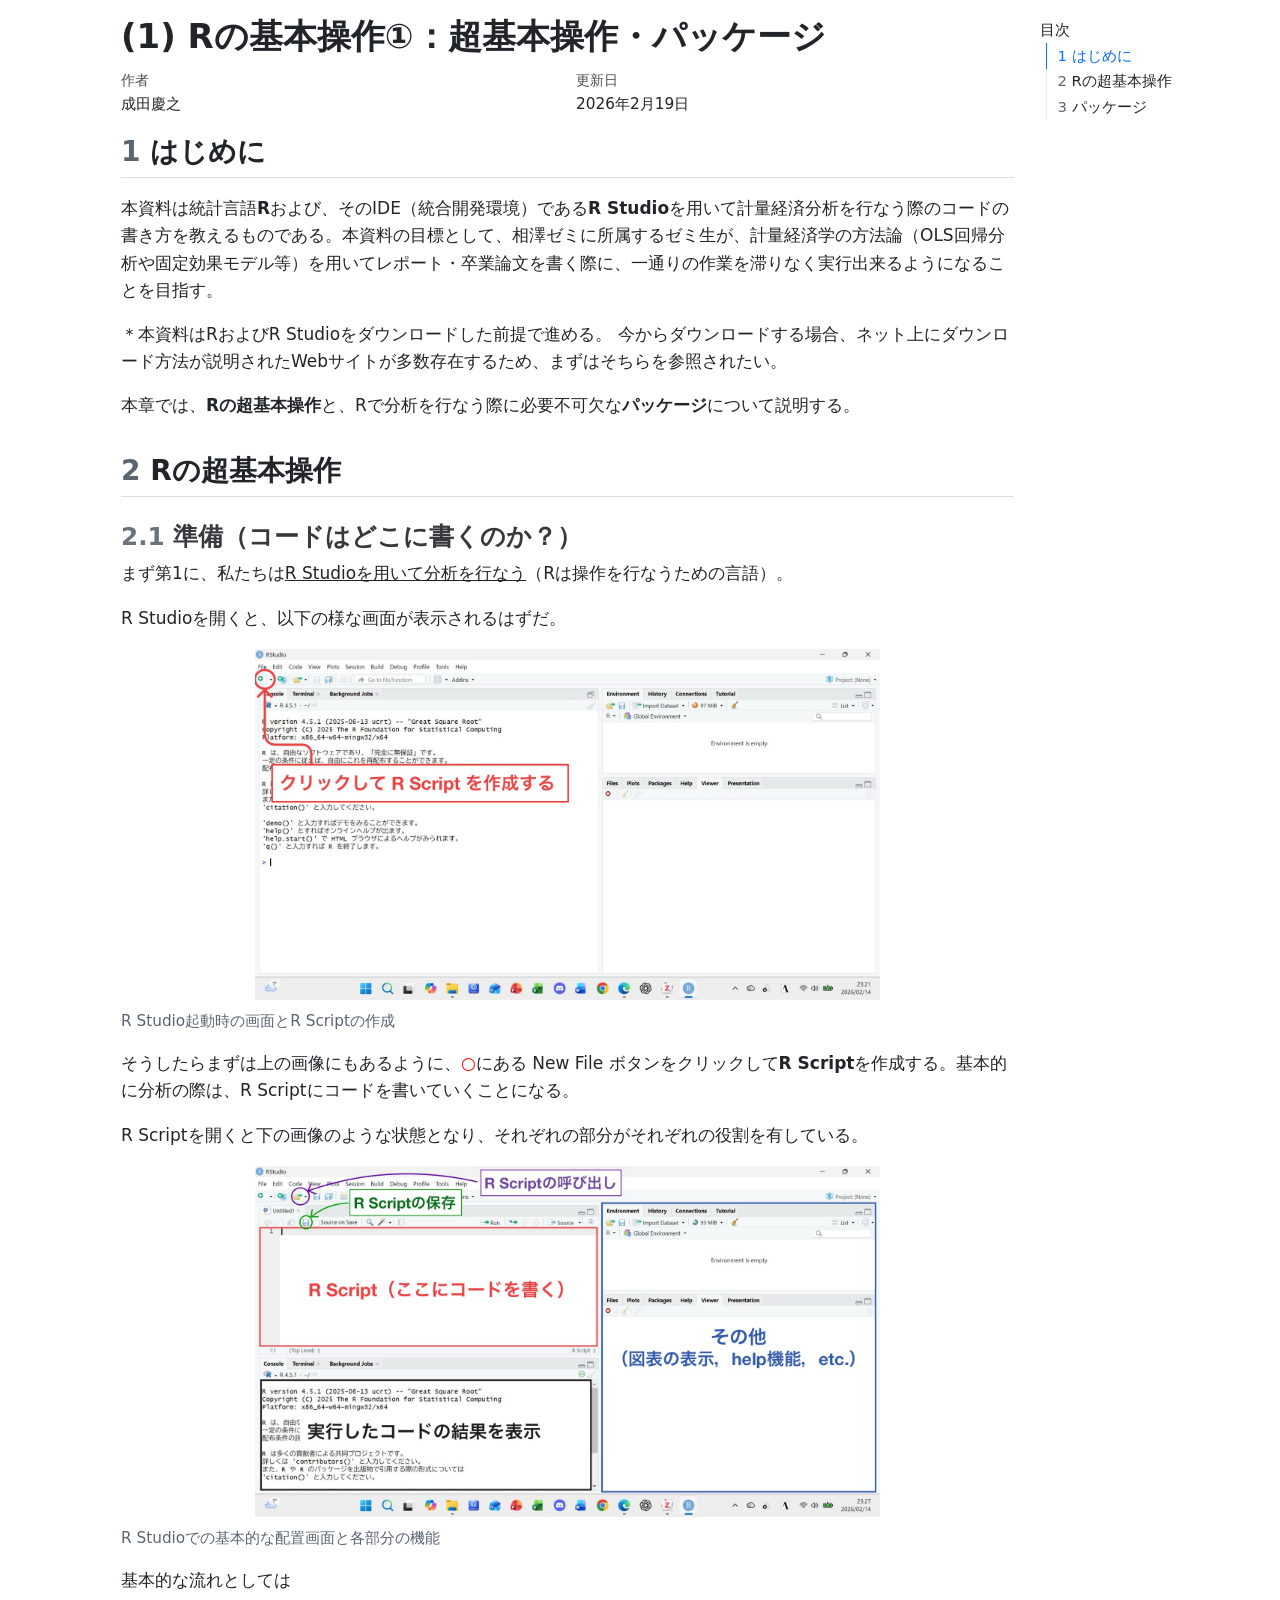
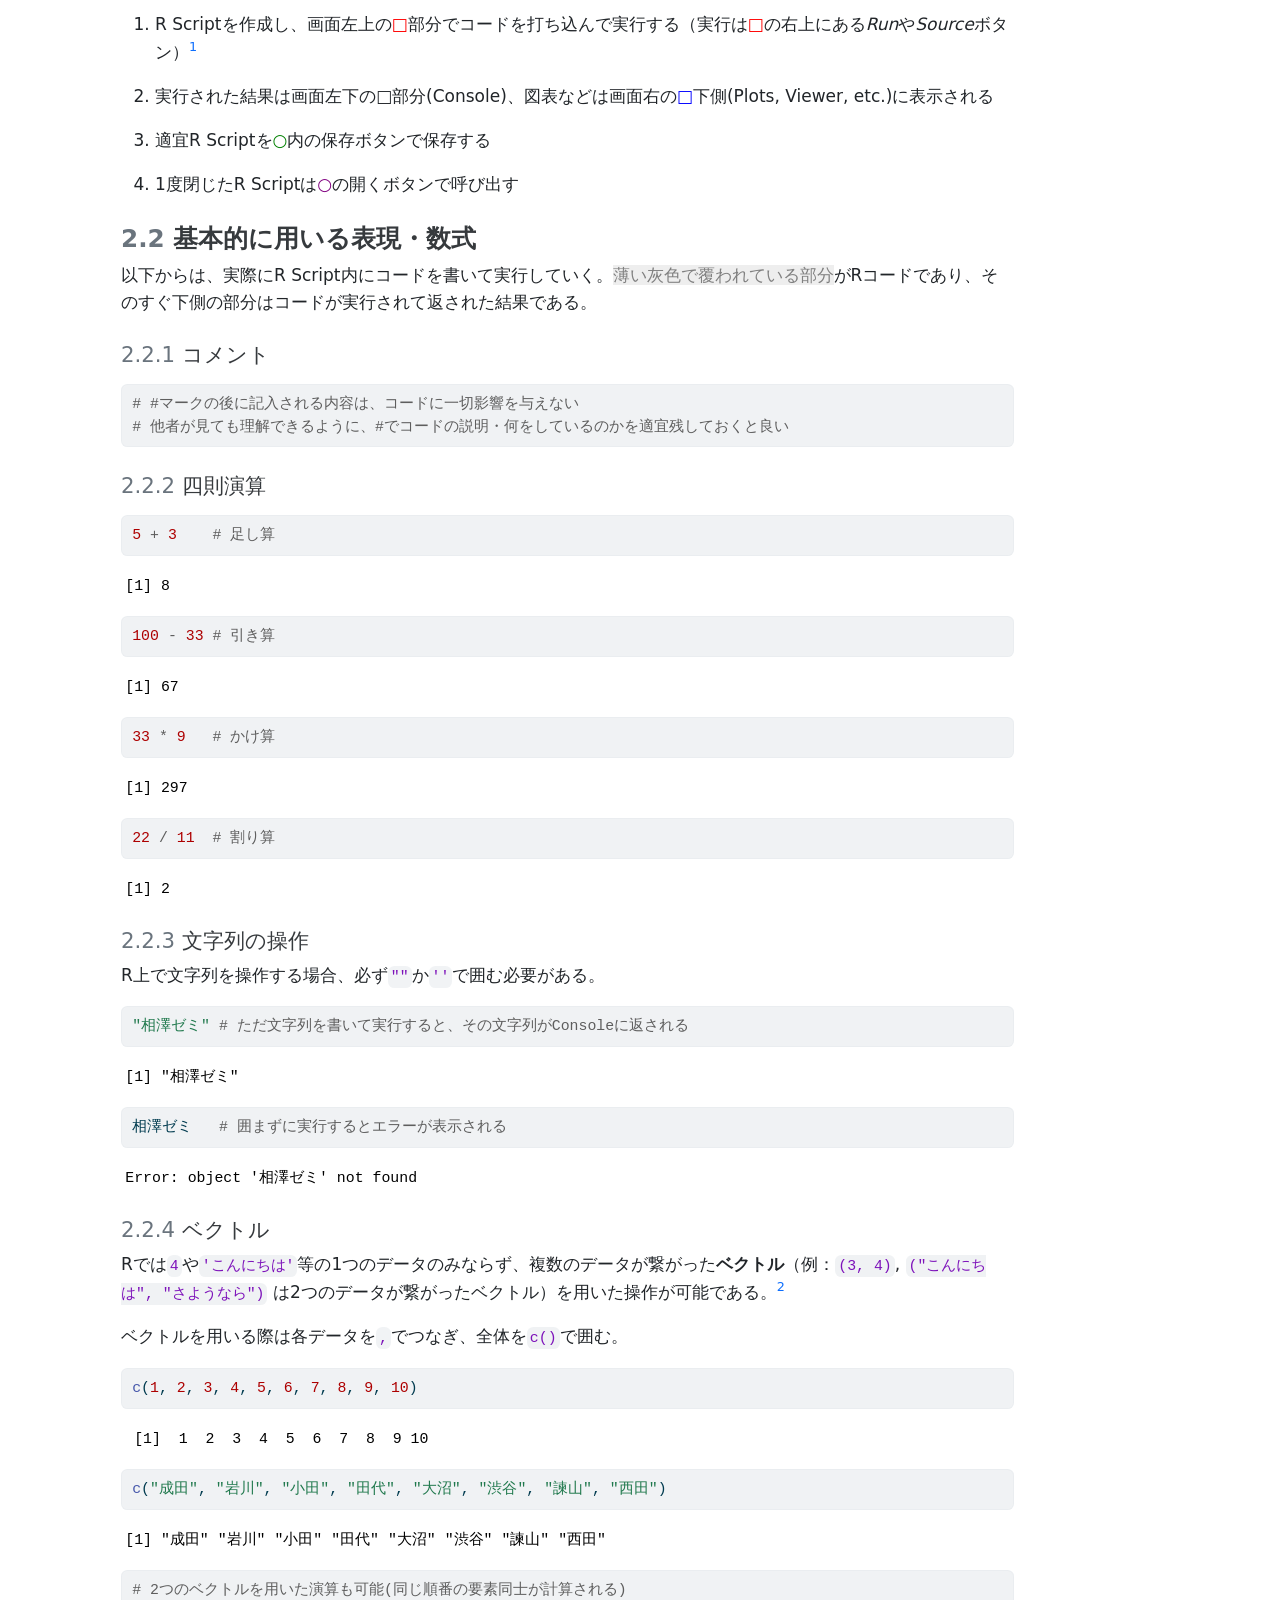
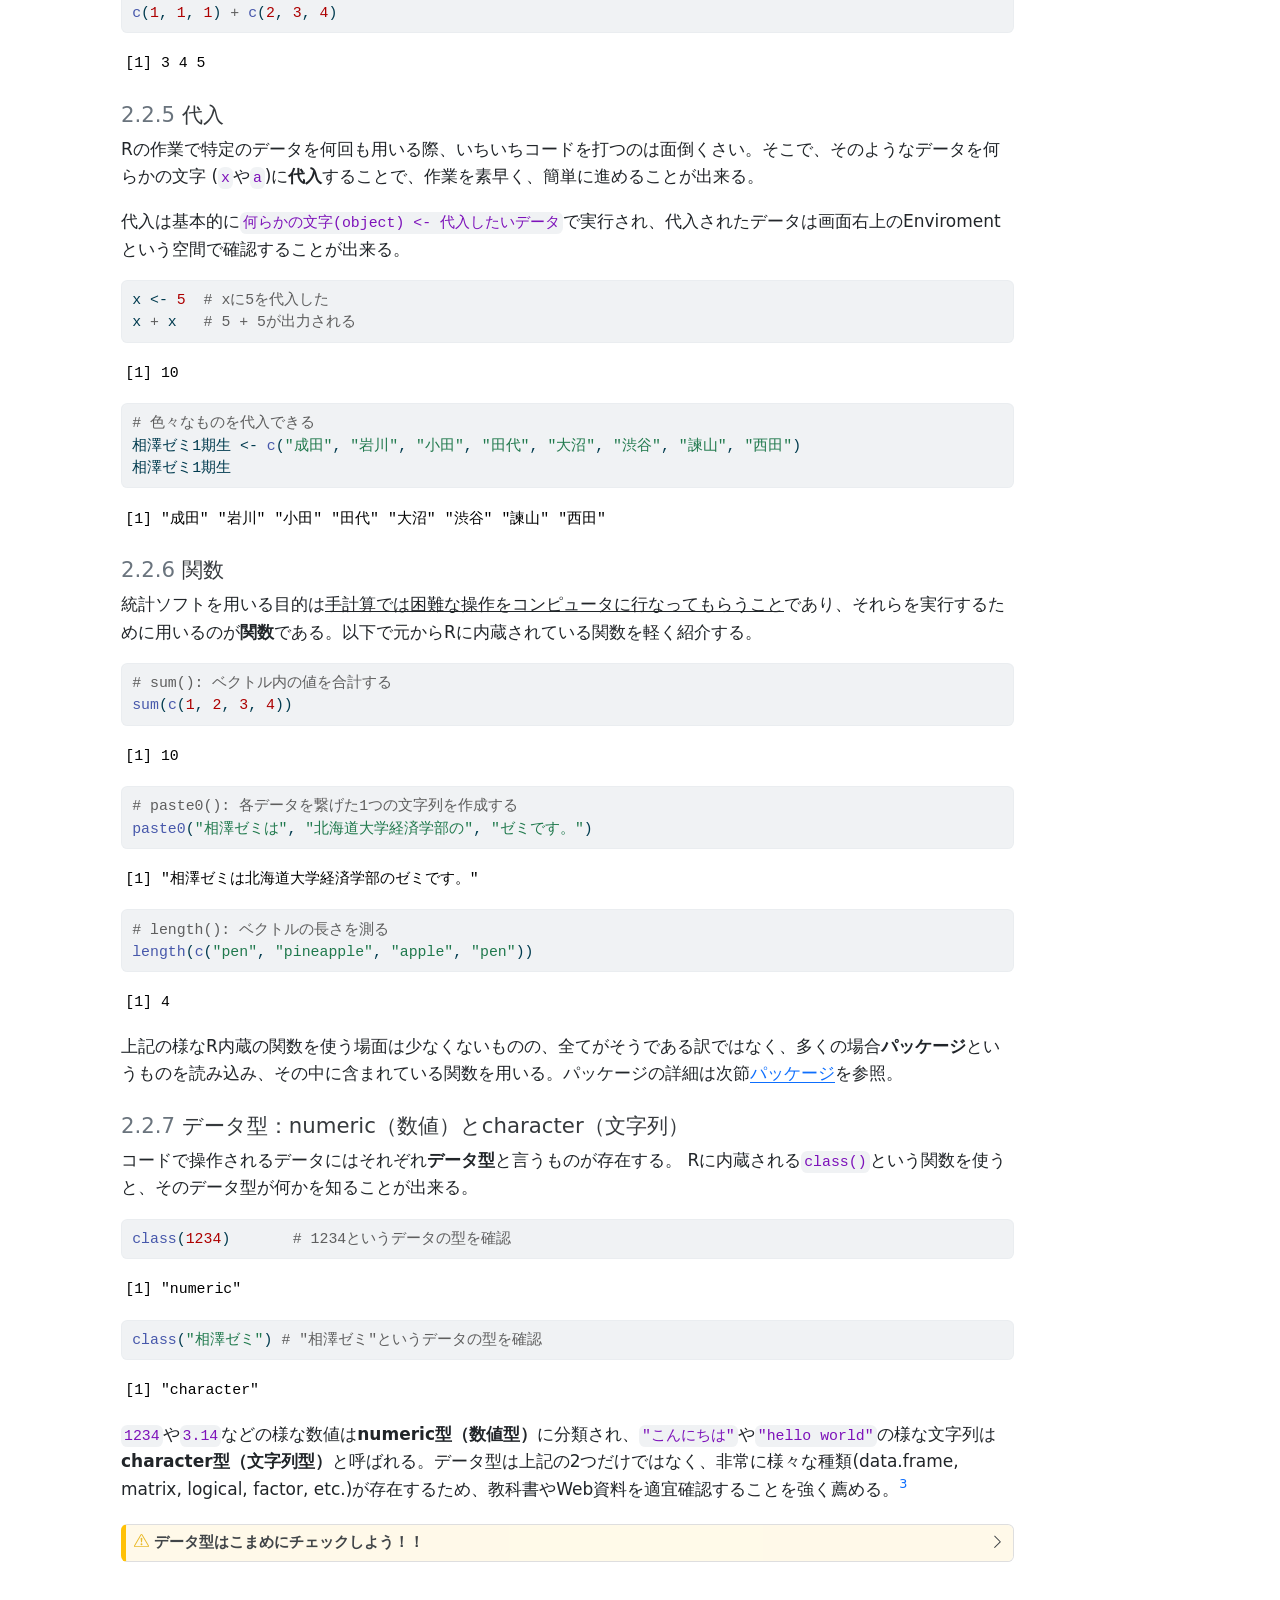
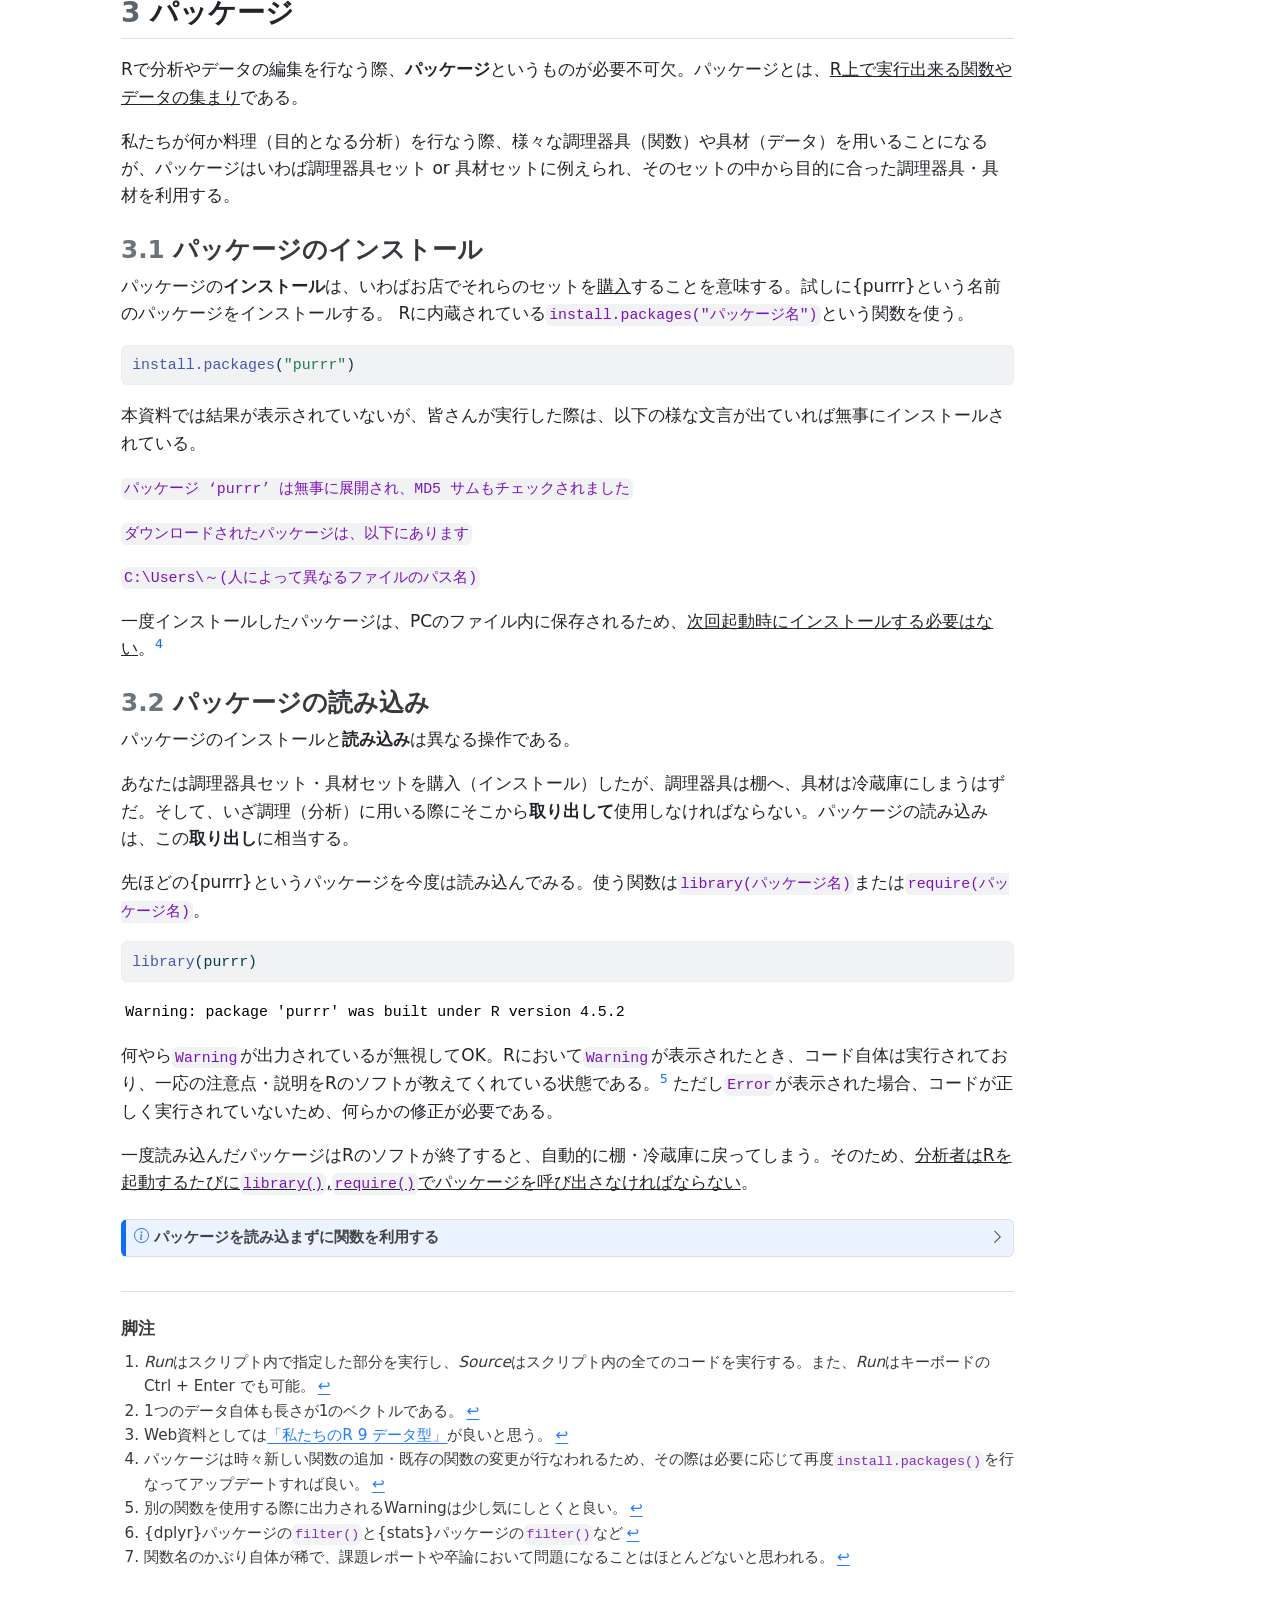
<file: R_Studio_lec/R_Studio_lec(1)/R_Studio_lec(1).html>
<!DOCTYPE html>
<html xmlns="http://www.w3.org/1999/xhtml" lang="ja" xml:lang="ja"><head>

<meta charset="utf-8">
<meta name="generator" content="quarto-1.8.26">

<meta name="viewport" content="width=device-width, initial-scale=1.0, user-scalable=yes">

<meta name="author" content="成田慶之">

<title>(1) Rの基本操作①：超基本操作・パッケージ</title>
<style>
code{white-space: pre-wrap;}
span.smallcaps{font-variant: small-caps;}
div.columns{display: flex; gap: min(4vw, 1.5em);}
div.column{flex: auto; overflow-x: auto;}
div.hanging-indent{margin-left: 1.5em; text-indent: -1.5em;}
ul.task-list{list-style: none;}
ul.task-list li input[type="checkbox"] {
  width: 0.8em;
  margin: 0 0.8em 0.2em -1em; /* quarto-specific, see https://github.com/quarto-dev/quarto-cli/issues/4556 */ 
  vertical-align: middle;
}
/* CSS for syntax highlighting */
html { -webkit-text-size-adjust: 100%; }
pre > code.sourceCode { white-space: pre; position: relative; }
pre > code.sourceCode > span { display: inline-block; line-height: 1.25; }
pre > code.sourceCode > span:empty { height: 1.2em; }
.sourceCode { overflow: visible; }
code.sourceCode > span { color: inherit; text-decoration: inherit; }
div.sourceCode { margin: 1em 0; }
pre.sourceCode { margin: 0; }
@media screen {
div.sourceCode { overflow: auto; }
}
@media print {
pre > code.sourceCode { white-space: pre-wrap; }
pre > code.sourceCode > span { text-indent: -5em; padding-left: 5em; }
}
pre.numberSource code
  { counter-reset: source-line 0; }
pre.numberSource code > span
  { position: relative; left: -4em; counter-increment: source-line; }
pre.numberSource code > span > a:first-child::before
  { content: counter(source-line);
    position: relative; left: -1em; text-align: right; vertical-align: baseline;
    border: none; display: inline-block;
    -webkit-touch-callout: none; -webkit-user-select: none;
    -khtml-user-select: none; -moz-user-select: none;
    -ms-user-select: none; user-select: none;
    padding: 0 4px; width: 4em;
  }
pre.numberSource { margin-left: 3em;  padding-left: 4px; }
div.sourceCode
  {   }
@media screen {
pre > code.sourceCode > span > a:first-child::before { text-decoration: underline; }
}
</style>


<script src="R_Studio_lec(1)_files/libs/clipboard/clipboard.min.js"></script>
<script src="R_Studio_lec(1)_files/libs/quarto-html/quarto.js" type="module"></script>
<script src="R_Studio_lec(1)_files/libs/quarto-html/tabsets/tabsets.js" type="module"></script>
<script src="R_Studio_lec(1)_files/libs/quarto-html/axe/axe-check.js" type="module"></script>
<script src="R_Studio_lec(1)_files/libs/quarto-html/popper.min.js"></script>
<script src="R_Studio_lec(1)_files/libs/quarto-html/tippy.umd.min.js"></script>
<script src="R_Studio_lec(1)_files/libs/quarto-html/anchor.min.js"></script>
<link href="R_Studio_lec(1)_files/libs/quarto-html/tippy.css" rel="stylesheet">
<link href="R_Studio_lec(1)_files/libs/quarto-html/quarto-syntax-highlighting-587c61ba64f3a5504c4d52d930310e48.css" rel="stylesheet" id="quarto-text-highlighting-styles">
<script src="R_Studio_lec(1)_files/libs/bootstrap/bootstrap.min.js"></script>
<link href="R_Studio_lec(1)_files/libs/bootstrap/bootstrap-icons.css" rel="stylesheet">
<link href="R_Studio_lec(1)_files/libs/bootstrap/bootstrap-bf9c365f04f5e76c06248f615b2c163a.min.css" rel="stylesheet" append-hash="true" id="quarto-bootstrap" data-mode="light">
<style>
body { line-height: 1.6; }
</style>


</head>

<body class="quarto-light">

<div id="quarto-content" class="page-columns page-rows-contents page-layout-article">
<div id="quarto-margin-sidebar" class="sidebar margin-sidebar">
  <nav id="TOC" role="doc-toc" class="toc-active">
    <h2 id="toc-title">目次</h2>
   
  <ul>
  <li><a href="#はじめに" id="toc-はじめに" class="nav-link active" data-scroll-target="#はじめに"><span class="header-section-number">1</span> はじめに</a></li>
  <li><a href="#rの超基本操作" id="toc-rの超基本操作" class="nav-link" data-scroll-target="#rの超基本操作"><span class="header-section-number">2</span> Rの超基本操作</a>
  <ul class="collapse">
  <li><a href="#準備コードはどこに書くのか" id="toc-準備コードはどこに書くのか" class="nav-link" data-scroll-target="#準備コードはどこに書くのか"><span class="header-section-number">2.1</span> 準備（コードはどこに書くのか？）</a></li>
  <li><a href="#基本的に用いる表現数式" id="toc-基本的に用いる表現数式" class="nav-link" data-scroll-target="#基本的に用いる表現数式"><span class="header-section-number">2.2</span> 基本的に用いる表現・数式</a></li>
  </ul></li>
  <li><a href="#sec-package" id="toc-sec-package" class="nav-link" data-scroll-target="#sec-package"><span class="header-section-number">3</span> パッケージ</a>
  <ul class="collapse">
  <li><a href="#パッケージのインストール" id="toc-パッケージのインストール" class="nav-link" data-scroll-target="#パッケージのインストール"><span class="header-section-number">3.1</span> パッケージのインストール</a></li>
  <li><a href="#パッケージの読み込み" id="toc-パッケージの読み込み" class="nav-link" data-scroll-target="#パッケージの読み込み"><span class="header-section-number">3.2</span> パッケージの読み込み</a></li>
  </ul></li>
  </ul>
</nav>
</div>
<main class="content" id="quarto-document-content">

<header id="title-block-header" class="quarto-title-block default">
<div class="quarto-title">
<h1 class="title">(1) Rの基本操作①：超基本操作・パッケージ</h1>
</div>



<div class="quarto-title-meta">

    <div>
    <div class="quarto-title-meta-heading">作者</div>
    <div class="quarto-title-meta-contents">
             <p>成田慶之 </p>
          </div>
  </div>
    
  
    <div>
    <div class="quarto-title-meta-heading">更新日</div>
    <div class="quarto-title-meta-contents">
      <p class="date-modified">2026年2月19日</p>
    </div>
  </div>
    
  </div>
  


</header>


<section id="はじめに" class="level2" data-number="1">
<h2 data-number="1" class="anchored" data-anchor-id="はじめに"><span class="header-section-number">1</span> はじめに</h2>
<p>本資料は統計言語<strong>R</strong>および、そのIDE（統合開発環境）である<strong>R Studio</strong>を用いて計量経済分析を行なう際のコードの書き方を教えるものである。本資料の目標として、相澤ゼミに所属するゼミ生が、計量経済学の方法論（OLS回帰分析や固定効果モデル等）を用いてレポート・卒業論文を書く際に、一通りの作業を滞りなく実行出来るようになることを目指す。</p>
<p>＊本資料はRおよびR Studioをダウンロードした前提で進める。 今からダウンロードする場合、ネット上にダウンロード方法が説明されたWebサイトが多数存在するため、まずはそちらを参照されたい。</p>
<p>本章では、<strong>Rの超基本操作</strong>と、Rで分析を行なう際に必要不可欠な<strong>パッケージ</strong>について説明する。</p>
</section>
<section id="rの超基本操作" class="level2" data-number="2">
<h2 data-number="2" class="anchored" data-anchor-id="rの超基本操作"><span class="header-section-number">2</span> Rの超基本操作</h2>
<section id="準備コードはどこに書くのか" class="level3" data-number="2.1">
<h3 data-number="2.1" class="anchored" data-anchor-id="準備コードはどこに書くのか"><span class="header-section-number">2.1</span> 準備（コードはどこに書くのか？）</h3>
<p>まず第1に、私たちは<u>R Studioを用いて分析を行なう</u>（Rは操作を行なうための言語）。</p>
<p>R Studioを開くと、以下の様な画面が表示されるはずだ。</p>
<div class="quarto-figure quarto-figure-center">
<figure class="figure">
<p><img src="R_Studio_画面(1).jpg" class="img-fluid figure-img" style="width:70.0%"></p>
<figcaption>R Studio起動時の画面とR Scriptの作成</figcaption>
</figure>
</div>
<p>そうしたらまずは上の画像にもあるように、<span style="color:red;">○</span>にある New File ボタンをクリックして<strong>R Script</strong>を作成する。基本的に分析の際は、R Scriptにコードを書いていくことになる。</p>
<p>R Scriptを開くと下の画像のような状態となり、それぞれの部分がそれぞれの役割を有している。</p>
<div class="quarto-figure quarto-figure-center">
<figure class="figure">
<p><img src="R_Studio_画面(2).jpg" class="img-fluid figure-img" style="width:70.0%"></p>
<figcaption>R Studioでの基本的な配置画面と各部分の機能</figcaption>
</figure>
</div>
<p>基本的な流れとしては</p>
<ol type="1">
<li>R Scriptを作成し、画面左上の<span style="color:red;">□</span>部分でコードを打ち込んで実行する（実行は<span style="color:red;">□</span>の右上にある<em>Run</em>や<em>Source</em>ボタン）<a href="#fn1" class="footnote-ref" id="fnref1" role="doc-noteref"><sup>1</sup></a></li>
</ol>
<ol start="2" type="1">
<li><p>実行された結果は画面左下の□部分(Console)、図表などは画面右の<span style="color:blue;">□</span>下側(Plots, Viewer, etc.)に表示される</p></li>
<li><p>適宜R Scriptを<span style="color:green;">○</span>内の保存ボタンで保存する</p></li>
<li><p>1度閉じたR Scriptは<span style="color:purple;">○</span>の開くボタンで呼び出す</p></li>
</ol>
</section>
<section id="基本的に用いる表現数式" class="level3" data-number="2.2">
<h3 data-number="2.2" class="anchored" data-anchor-id="基本的に用いる表現数式"><span class="header-section-number">2.2</span> 基本的に用いる表現・数式</h3>
<p>以下からは、実際にR Script内にコードを書いて実行していく。<span style="color:grey; background-color:#EEEEEE;">薄い灰色で覆われている部分</span>がRコードであり、そのすぐ下側の部分はコードが実行されて返された結果である。</p>
<section id="コメント" class="level4" data-number="2.2.1">
<h4 data-number="2.2.1" class="anchored" data-anchor-id="コメント"><span class="header-section-number">2.2.1</span> コメント</h4>
<div class="cell">
<div class="code-copy-outer-scaffold"><div class="sourceCode cell-code" id="cb1"><pre class="sourceCode r code-with-copy"><code class="sourceCode r"><span id="cb1-1"><a href="#cb1-1" aria-hidden="true" tabindex="-1"></a><span class="co"># #マークの後に記入される内容は、コードに一切影響を与えない</span></span>
<span id="cb1-2"><a href="#cb1-2" aria-hidden="true" tabindex="-1"></a><span class="co"># 他者が見ても理解できるように、#でコードの説明・何をしているのかを適宜残しておくと良い</span></span></code></pre></div><button title="コピー" class="code-copy-button"><i class="bi"></i></button></div>
</div>
</section>
<section id="四則演算" class="level4" data-number="2.2.2">
<h4 data-number="2.2.2" class="anchored" data-anchor-id="四則演算"><span class="header-section-number">2.2.2</span> 四則演算</h4>
<div class="cell">
<div class="code-copy-outer-scaffold"><div class="sourceCode cell-code" id="cb2"><pre class="sourceCode r code-with-copy"><code class="sourceCode r"><span id="cb2-1"><a href="#cb2-1" aria-hidden="true" tabindex="-1"></a><span class="dv">5</span> <span class="sc">+</span> <span class="dv">3</span>    <span class="co"># 足し算</span></span></code></pre></div><button title="コピー" class="code-copy-button"><i class="bi"></i></button></div>
<div class="cell-output cell-output-stdout">
<pre><code>[1] 8</code></pre>
</div>
<div class="code-copy-outer-scaffold"><div class="sourceCode cell-code" id="cb4"><pre class="sourceCode r code-with-copy"><code class="sourceCode r"><span id="cb4-1"><a href="#cb4-1" aria-hidden="true" tabindex="-1"></a><span class="dv">100</span> <span class="sc">-</span> <span class="dv">33</span> <span class="co"># 引き算</span></span></code></pre></div><button title="コピー" class="code-copy-button"><i class="bi"></i></button></div>
<div class="cell-output cell-output-stdout">
<pre><code>[1] 67</code></pre>
</div>
<div class="code-copy-outer-scaffold"><div class="sourceCode cell-code" id="cb6"><pre class="sourceCode r code-with-copy"><code class="sourceCode r"><span id="cb6-1"><a href="#cb6-1" aria-hidden="true" tabindex="-1"></a><span class="dv">33</span> <span class="sc">*</span> <span class="dv">9</span>   <span class="co"># かけ算</span></span></code></pre></div><button title="コピー" class="code-copy-button"><i class="bi"></i></button></div>
<div class="cell-output cell-output-stdout">
<pre><code>[1] 297</code></pre>
</div>
<div class="code-copy-outer-scaffold"><div class="sourceCode cell-code" id="cb8"><pre class="sourceCode r code-with-copy"><code class="sourceCode r"><span id="cb8-1"><a href="#cb8-1" aria-hidden="true" tabindex="-1"></a><span class="dv">22</span> <span class="sc">/</span> <span class="dv">11</span>  <span class="co"># 割り算</span></span></code></pre></div><button title="コピー" class="code-copy-button"><i class="bi"></i></button></div>
<div class="cell-output cell-output-stdout">
<pre><code>[1] 2</code></pre>
</div>
</div>
</section>
<section id="文字列の操作" class="level4" data-number="2.2.3">
<h4 data-number="2.2.3" class="anchored" data-anchor-id="文字列の操作"><span class="header-section-number">2.2.3</span> 文字列の操作</h4>
<p>R上で文字列を操作する場合、必ず<code>""</code>か<code>''</code>で囲む必要がある。</p>
<div class="cell">
<div class="code-copy-outer-scaffold"><div class="sourceCode cell-code" id="cb10"><pre class="sourceCode r code-with-copy"><code class="sourceCode r"><span id="cb10-1"><a href="#cb10-1" aria-hidden="true" tabindex="-1"></a><span class="st">"相澤ゼミ"</span> <span class="co"># ただ文字列を書いて実行すると、その文字列がConsoleに返される </span></span></code></pre></div><button title="コピー" class="code-copy-button"><i class="bi"></i></button></div>
<div class="cell-output cell-output-stdout">
<pre><code>[1] "相澤ゼミ"</code></pre>
</div>
<div class="code-copy-outer-scaffold"><div class="sourceCode cell-code" id="cb12"><pre class="sourceCode r code-with-copy"><code class="sourceCode r"><span id="cb12-1"><a href="#cb12-1" aria-hidden="true" tabindex="-1"></a>相澤ゼミ   <span class="co"># 囲まずに実行するとエラーが表示される</span></span></code></pre></div><button title="コピー" class="code-copy-button"><i class="bi"></i></button></div>
<div class="cell-output cell-output-error">
<pre><code>Error: object '相澤ゼミ' not found</code></pre>
</div>
</div>
</section>
<section id="ベクトル" class="level4" data-number="2.2.4">
<h4 data-number="2.2.4" class="anchored" data-anchor-id="ベクトル"><span class="header-section-number">2.2.4</span> ベクトル</h4>
<p>Rでは<code>4</code>や<code>'こんにちは'</code>等の1つのデータのみならず、複数のデータが繋がった<strong>ベクトル</strong>（例：<code>(3, 4)</code>, <code>("こんにちは", "さようなら")</code> は2つのデータが繋がったベクトル）を用いた操作が可能である。<a href="#fn2" class="footnote-ref" id="fnref2" role="doc-noteref"><sup>2</sup></a></p>
<p>ベクトルを用いる際は各データを<code>,</code>でつなぎ、全体を<code>c()</code>で囲む。</p>
<div class="cell">
<div class="code-copy-outer-scaffold"><div class="sourceCode cell-code" id="cb14"><pre class="sourceCode r code-with-copy"><code class="sourceCode r"><span id="cb14-1"><a href="#cb14-1" aria-hidden="true" tabindex="-1"></a><span class="fu">c</span>(<span class="dv">1</span>, <span class="dv">2</span>, <span class="dv">3</span>, <span class="dv">4</span>, <span class="dv">5</span>, <span class="dv">6</span>, <span class="dv">7</span>, <span class="dv">8</span>, <span class="dv">9</span>, <span class="dv">10</span>)</span></code></pre></div><button title="コピー" class="code-copy-button"><i class="bi"></i></button></div>
<div class="cell-output cell-output-stdout">
<pre><code> [1]  1  2  3  4  5  6  7  8  9 10</code></pre>
</div>
<div class="code-copy-outer-scaffold"><div class="sourceCode cell-code" id="cb16"><pre class="sourceCode r code-with-copy"><code class="sourceCode r"><span id="cb16-1"><a href="#cb16-1" aria-hidden="true" tabindex="-1"></a><span class="fu">c</span>(<span class="st">"成田"</span>, <span class="st">"岩川"</span>, <span class="st">"小田"</span>, <span class="st">"田代"</span>, <span class="st">"大沼"</span>, <span class="st">"渋谷"</span>, <span class="st">"諫山"</span>, <span class="st">"西田"</span>)</span></code></pre></div><button title="コピー" class="code-copy-button"><i class="bi"></i></button></div>
<div class="cell-output cell-output-stdout">
<pre><code>[1] "成田" "岩川" "小田" "田代" "大沼" "渋谷" "諫山" "西田"</code></pre>
</div>
<div class="code-copy-outer-scaffold"><div class="sourceCode cell-code" id="cb18"><pre class="sourceCode r code-with-copy"><code class="sourceCode r"><span id="cb18-1"><a href="#cb18-1" aria-hidden="true" tabindex="-1"></a><span class="co"># 2つのベクトルを用いた演算も可能(同じ順番の要素同士が計算される)</span></span>
<span id="cb18-2"><a href="#cb18-2" aria-hidden="true" tabindex="-1"></a><span class="fu">c</span>(<span class="dv">1</span>, <span class="dv">1</span>, <span class="dv">1</span>) <span class="sc">+</span> <span class="fu">c</span>(<span class="dv">2</span>, <span class="dv">3</span>, <span class="dv">4</span>)</span></code></pre></div><button title="コピー" class="code-copy-button"><i class="bi"></i></button></div>
<div class="cell-output cell-output-stdout">
<pre><code>[1] 3 4 5</code></pre>
</div>
</div>
</section>
<section id="代入" class="level4" data-number="2.2.5">
<h4 data-number="2.2.5" class="anchored" data-anchor-id="代入"><span class="header-section-number">2.2.5</span> 代入</h4>
<p>Rの作業で特定のデータを何回も用いる際、いちいちコードを打つのは面倒くさい。そこで、そのようなデータを何らかの文字 (<code>x</code>や<code>a</code>)に<strong>代入</strong>することで、作業を素早く、簡単に進めることが出来る。</p>
<p>代入は基本的に<code>何らかの文字(object) &lt;- 代入したいデータ</code>で実行され、代入されたデータは画面右上のEnviromentという空間で確認することが出来る。</p>
<div class="cell">
<div class="code-copy-outer-scaffold"><div class="sourceCode cell-code" id="cb20"><pre class="sourceCode r code-with-copy"><code class="sourceCode r"><span id="cb20-1"><a href="#cb20-1" aria-hidden="true" tabindex="-1"></a>x <span class="ot">&lt;-</span> <span class="dv">5</span>  <span class="co"># xに5を代入した</span></span>
<span id="cb20-2"><a href="#cb20-2" aria-hidden="true" tabindex="-1"></a>x <span class="sc">+</span> x   <span class="co"># 5 + 5が出力される</span></span></code></pre></div><button title="コピー" class="code-copy-button"><i class="bi"></i></button></div>
<div class="cell-output cell-output-stdout">
<pre><code>[1] 10</code></pre>
</div>
<div class="code-copy-outer-scaffold"><div class="sourceCode cell-code" id="cb22"><pre class="sourceCode r code-with-copy"><code class="sourceCode r"><span id="cb22-1"><a href="#cb22-1" aria-hidden="true" tabindex="-1"></a><span class="co"># 色々なものを代入できる</span></span>
<span id="cb22-2"><a href="#cb22-2" aria-hidden="true" tabindex="-1"></a>相澤ゼミ1期生 <span class="ot">&lt;-</span> <span class="fu">c</span>(<span class="st">"成田"</span>, <span class="st">"岩川"</span>, <span class="st">"小田"</span>, <span class="st">"田代"</span>, <span class="st">"大沼"</span>, <span class="st">"渋谷"</span>, <span class="st">"諫山"</span>, <span class="st">"西田"</span>)</span>
<span id="cb22-3"><a href="#cb22-3" aria-hidden="true" tabindex="-1"></a>相澤ゼミ1期生</span></code></pre></div><button title="コピー" class="code-copy-button"><i class="bi"></i></button></div>
<div class="cell-output cell-output-stdout">
<pre><code>[1] "成田" "岩川" "小田" "田代" "大沼" "渋谷" "諫山" "西田"</code></pre>
</div>
</div>
</section>
<section id="関数" class="level4" data-number="2.2.6">
<h4 data-number="2.2.6" class="anchored" data-anchor-id="関数"><span class="header-section-number">2.2.6</span> 関数</h4>
<p>統計ソフトを用いる目的は<u>手計算では困難な操作をコンピュータに行なってもらうこと</u>であり、それらを実行するために用いるのが<strong>関数</strong>である。以下で元からRに内蔵されている関数を軽く紹介する。</p>
<div class="cell">
<div class="code-copy-outer-scaffold"><div class="sourceCode cell-code" id="cb24"><pre class="sourceCode r code-with-copy"><code class="sourceCode r"><span id="cb24-1"><a href="#cb24-1" aria-hidden="true" tabindex="-1"></a><span class="co"># sum(): ベクトル内の値を合計する</span></span>
<span id="cb24-2"><a href="#cb24-2" aria-hidden="true" tabindex="-1"></a><span class="fu">sum</span>(<span class="fu">c</span>(<span class="dv">1</span>, <span class="dv">2</span>, <span class="dv">3</span>, <span class="dv">4</span>))</span></code></pre></div><button title="コピー" class="code-copy-button"><i class="bi"></i></button></div>
<div class="cell-output cell-output-stdout">
<pre><code>[1] 10</code></pre>
</div>
<div class="code-copy-outer-scaffold"><div class="sourceCode cell-code" id="cb26"><pre class="sourceCode r code-with-copy"><code class="sourceCode r"><span id="cb26-1"><a href="#cb26-1" aria-hidden="true" tabindex="-1"></a><span class="co"># paste0(): 各データを繋げた1つの文字列を作成する</span></span>
<span id="cb26-2"><a href="#cb26-2" aria-hidden="true" tabindex="-1"></a><span class="fu">paste0</span>(<span class="st">"相澤ゼミは"</span>, <span class="st">"北海道大学経済学部の"</span>, <span class="st">"ゼミです。"</span>)</span></code></pre></div><button title="コピー" class="code-copy-button"><i class="bi"></i></button></div>
<div class="cell-output cell-output-stdout">
<pre><code>[1] "相澤ゼミは北海道大学経済学部のゼミです。"</code></pre>
</div>
<div class="code-copy-outer-scaffold"><div class="sourceCode cell-code" id="cb28"><pre class="sourceCode r code-with-copy"><code class="sourceCode r"><span id="cb28-1"><a href="#cb28-1" aria-hidden="true" tabindex="-1"></a><span class="co"># length(): ベクトルの長さを測る</span></span>
<span id="cb28-2"><a href="#cb28-2" aria-hidden="true" tabindex="-1"></a><span class="fu">length</span>(<span class="fu">c</span>(<span class="st">"pen"</span>, <span class="st">"pineapple"</span>, <span class="st">"apple"</span>, <span class="st">"pen"</span>))</span></code></pre></div><button title="コピー" class="code-copy-button"><i class="bi"></i></button></div>
<div class="cell-output cell-output-stdout">
<pre><code>[1] 4</code></pre>
</div>
</div>
<p>上記の様なR内蔵の関数を使う場面は少なくないものの、全てがそうである訳ではなく、多くの場合<strong>パッケージ</strong>というものを読み込み、その中に含まれている関数を用いる。パッケージの詳細は次節<a href="#sec-package">パッケージ</a>を参照。</p>
</section>
<section id="データ型numeric数値とcharacter文字列" class="level4" data-number="2.2.7">
<h4 data-number="2.2.7" class="anchored" data-anchor-id="データ型numeric数値とcharacter文字列"><span class="header-section-number">2.2.7</span> データ型：numeric（数値）とcharacter（文字列）</h4>
<p>コードで操作されるデータにはそれぞれ<strong>データ型</strong>と言うものが存在する。 Rに内蔵される<code>class()</code>という関数を使うと、そのデータ型が何かを知ることが出来る。</p>
<div class="cell">
<div class="code-copy-outer-scaffold"><div class="sourceCode cell-code" id="cb30"><pre class="sourceCode r code-with-copy"><code class="sourceCode r"><span id="cb30-1"><a href="#cb30-1" aria-hidden="true" tabindex="-1"></a><span class="fu">class</span>(<span class="dv">1234</span>)       <span class="co"># 1234というデータの型を確認</span></span></code></pre></div><button title="コピー" class="code-copy-button"><i class="bi"></i></button></div>
<div class="cell-output cell-output-stdout">
<pre><code>[1] "numeric"</code></pre>
</div>
<div class="code-copy-outer-scaffold"><div class="sourceCode cell-code" id="cb32"><pre class="sourceCode r code-with-copy"><code class="sourceCode r"><span id="cb32-1"><a href="#cb32-1" aria-hidden="true" tabindex="-1"></a><span class="fu">class</span>(<span class="st">"相澤ゼミ"</span>) <span class="co"># "相澤ゼミ"というデータの型を確認</span></span></code></pre></div><button title="コピー" class="code-copy-button"><i class="bi"></i></button></div>
<div class="cell-output cell-output-stdout">
<pre><code>[1] "character"</code></pre>
</div>
</div>
<p><code>1234</code>や<code>3.14</code>などの様な数値は<strong>numeric型（数値型）</strong>に分類され、<code>"こんにちは"</code>や<code>"hello world"</code>の様な文字列は<strong>character型（文字列型）</strong>と呼ばれる。データ型は上記の2つだけではなく、非常に様々な種類(data.frame, matrix, logical, factor, etc.)が存在するため、教科書やWeb資料を適宜確認することを強く薦める。<a href="#fn3" class="footnote-ref" id="fnref3" role="doc-noteref"><sup>3</sup></a></p>
<div class="callout callout-style-default callout-warning callout-titled">
<div class="callout-header d-flex align-content-center collapsed" data-bs-toggle="collapse" data-bs-target=".callout-1-contents" aria-controls="callout-1" aria-expanded="false" aria-label="Toggle callout">
<div class="callout-icon-container">
<i class="callout-icon"></i>
</div>
<div class="callout-title-container flex-fill">
<span class="screen-reader-only">警告</span>データ型はこまめにチェックしよう！！
</div>
<div class="callout-btn-toggle d-inline-block border-0 py-1 ps-1 pe-0 float-end"><i class="callout-toggle"></i></div>
</div>
<div id="callout-1" class="callout-1-contents callout-collapse collapse">
<div class="callout-body-container callout-body">
<p>一見重要ではなさそうなデータ型だが、筆者自身が卒論で最も苦しんだのは、このデータ型を原因とするエラーであった。以下は簡単な誤りの例だが、<code>sum()</code>の中にcharacter型を含めることは出来ないため、エラーが表示されている。</p>
<div class="cell">
<div class="code-copy-outer-scaffold"><div class="sourceCode cell-code" id="cb34"><pre class="sourceCode r code-with-copy"><code class="sourceCode r"><span id="cb34-1"><a href="#cb34-1" aria-hidden="true" tabindex="-1"></a><span class="fu">sum</span>(<span class="dv">2700</span>, <span class="st">"2700"</span>)</span></code></pre></div><button title="コピー" class="code-copy-button"><i class="bi"></i></button></div>
<div class="cell-output cell-output-error">
<pre><code>Error in sum(2700, "2700"): invalid 'type' (character) of argument</code></pre>
</div>
</div>
<p>numeric型の<code>2700</code>とcharacter型の<code>"2700"</code>は、コンピュータ内では完全に別物として扱われ、上記の<code>sum()</code>のように特定のデータ型しか受け付けない関数が多く存在する。しかしながら、私たちが分析において数千～数万という規模のデータを見た際に、どの値がどのデータ型かを視覚的に見分けるのは難しい。分析を行なう際は、このような<u>データ型の違い・ズレ</u>に注意してコードを書き進めていかなければならない。</p>
</div>
</div>
</div>
</section>
</section>
</section>
<section id="sec-package" class="level2" data-number="3">
<h2 data-number="3" class="anchored" data-anchor-id="sec-package"><span class="header-section-number">3</span> パッケージ</h2>
<p>Rで分析やデータの編集を行なう際、<strong>パッケージ</strong>というものが必要不可欠。パッケージとは、<u>R上で実行出来る関数やデータの集まり</u>である。</p>
<p>私たちが何か料理（目的となる分析）を行なう際、様々な調理器具（関数）や具材（データ）を用いることになるが、パッケージはいわば調理器具セット or 具材セットに例えられ、そのセットの中から目的に合った調理器具・具材を利用する。</p>
<section id="パッケージのインストール" class="level3" data-number="3.1">
<h3 data-number="3.1" class="anchored" data-anchor-id="パッケージのインストール"><span class="header-section-number">3.1</span> パッケージのインストール</h3>
<p>パッケージの<strong>インストール</strong>は、いわばお店でそれらのセットを<u>購入</u>することを意味する。試しに{purrr}という名前のパッケージをインストールする。 Rに内蔵されている<code>install.packages("パッケージ名")</code>という関数を使う。</p>
<div class="cell">
<div class="code-copy-outer-scaffold"><div class="sourceCode cell-code" id="cb36"><pre class="sourceCode r code-with-copy"><code class="sourceCode r"><span id="cb36-1"><a href="#cb36-1" aria-hidden="true" tabindex="-1"></a><span class="fu">install.packages</span>(<span class="st">"purrr"</span>)</span></code></pre></div><button title="コピー" class="code-copy-button"><i class="bi"></i></button></div>
</div>
<p>本資料では結果が表示されていないが、皆さんが実行した際は、以下の様な文言が出ていれば無事にインストールされている。</p>
<p><code>パッケージ ‘purrr’ は無事に展開され、MD5 サムもチェックされました</code></p>
<p><code>ダウンロードされたパッケージは、以下にあります</code></p>
<p><code>C:\Users\～(人によって異なるファイルのパス名)</code></p>
<p>一度インストールしたパッケージは、PCのファイル内に保存されるため、<u>次回起動時にインストールする必要はない</u>。<a href="#fn4" class="footnote-ref" id="fnref4" role="doc-noteref"><sup>4</sup></a></p>
</section>
<section id="パッケージの読み込み" class="level3" data-number="3.2">
<h3 data-number="3.2" class="anchored" data-anchor-id="パッケージの読み込み"><span class="header-section-number">3.2</span> パッケージの読み込み</h3>
<p>パッケージのインストールと<strong>読み込み</strong>は異なる操作である。</p>
<p>あなたは調理器具セット・具材セットを購入（インストール）したが、調理器具は棚へ、具材は冷蔵庫にしまうはずだ。そして、いざ調理（分析）に用いる際にそこから<strong>取り出して</strong>使用しなければならない。パッケージの読み込みは、この<strong>取り出し</strong>に相当する。</p>
<p>先ほどの{purrr}というパッケージを今度は読み込んでみる。使う関数は<code>library(パッケージ名)</code>または<code>require(パッケージ名)</code>。</p>
<div class="cell">
<div class="code-copy-outer-scaffold"><div class="sourceCode cell-code" id="cb37"><pre class="sourceCode r code-with-copy"><code class="sourceCode r"><span id="cb37-1"><a href="#cb37-1" aria-hidden="true" tabindex="-1"></a><span class="fu">library</span>(purrr)</span></code></pre></div><button title="コピー" class="code-copy-button"><i class="bi"></i></button></div>
<div class="cell-output cell-output-stderr">
<pre><code>Warning: package 'purrr' was built under R version 4.5.2</code></pre>
</div>
</div>
<p>何やら<code>Warning</code>が出力されているが無視してOK。Rにおいて<code>Warning</code>が表示されたとき、コード自体は実行されており、一応の注意点・説明をRのソフトが教えてくれている状態である。<a href="#fn5" class="footnote-ref" id="fnref5" role="doc-noteref"><sup>5</sup></a> ただし<code>Error</code>が表示された場合、コードが正しく実行されていないため、何らかの修正が必要である。</p>
<p>一度読み込んだパッケージはRのソフトが終了すると、自動的に棚・冷蔵庫に戻ってしまう。そのため、<u>分析者はRを起動するたびに<code>library()</code>,<code>require()</code>でパッケージを呼び出さなければならない</u>。</p>
<div class="callout callout-style-default callout-note callout-titled">
<div class="callout-header d-flex align-content-center collapsed" data-bs-toggle="collapse" data-bs-target=".callout-2-contents" aria-controls="callout-2" aria-expanded="false" aria-label="Toggle callout">
<div class="callout-icon-container">
<i class="callout-icon"></i>
</div>
<div class="callout-title-container flex-fill">
<span class="screen-reader-only">ノート</span>パッケージを読み込まずに関数を利用する
</div>
<div class="callout-btn-toggle d-inline-block border-0 py-1 ps-1 pe-0 float-end"><i class="callout-toggle"></i></div>
</div>
<div id="callout-2" class="callout-2-contents callout-collapse collapse">
<div class="callout-body-container callout-body">
<p>上記の内容では、あるパッケージに含まれる関数・データを用いる際に、以下の手順が必要であることを説明した。</p>
<ol type="1">
<li><code>install.packages()</code>でパッケージをインストール</li>
<li><code>library()</code>または<code>require()</code>でパッケージの読み込み</li>
</ol>
<p>しかし、手順の2番目である「パッケージの読み込み」を行なわなくても、該当の関数・データを利用できる方法がある。それは、それらのコードの前に<code>パッケージ名::</code>を付けることだ。</p>
<p>以下は、先ほど読み込んだ{purrr}というパッケージにある<code>map_dbl()</code>という関数を利用する例だ。<code>library(purrr)</code>で事前にパッケージを読み込まなくとも、<code>purrr::</code>と書けば{purrr}に含まれる関数を利用できる。</p>
<div class="cell">
<div class="code-copy-outer-scaffold"><div class="sourceCode cell-code" id="cb39"><pre class="sourceCode r code-with-copy"><code class="sourceCode r"><span id="cb39-1"><a href="#cb39-1" aria-hidden="true" tabindex="-1"></a><span class="co"># c(1, 2, 3)ベクトルの各要素に5を足す</span></span>
<span id="cb39-2"><a href="#cb39-2" aria-hidden="true" tabindex="-1"></a>purrr<span class="sc">::</span><span class="fu">map_dbl</span>(<span class="fu">c</span>(<span class="dv">1</span>,<span class="dv">2</span>,<span class="dv">3</span>), <span class="st">`</span><span class="at">+</span><span class="st">`</span>, <span class="dv">5</span>)</span></code></pre></div><button title="コピー" class="code-copy-button"><i class="bi"></i></button></div>
<div class="cell-output cell-output-stdout">
<pre><code>[1] 6 7 8</code></pre>
</div>
</div>
<p>この利用方法のメリットは<strong>該当の関数・データがどのパッケージに属するか一目で分かる</strong>ことだ。パッケージは世界中のR利用者が製作可能であるため、異なる2つのパッケージに同じ名前の関数・データが含まれることが時々ある。<a href="#fn6" class="footnote-ref" id="fnref6" role="doc-noteref"><sup>6</sup></a> こういった状況下で、分析者が用いるものがどのパッケージに属するものかを明記することは、他の研究者がコードを読む際の誤解を防ぐ利点がある。</p>
<p>しかしながら、毎度関数を利用する際に<code>パッケージ名::</code>を書くのは煩わしいため、普段は<code>library()</code>か<code>require()</code>でパッケージを読み込んで利用する方が良いと思う。<a href="#fn7" class="footnote-ref" id="fnref7" role="doc-noteref"><sup>7</sup></a></p>
</div>
</div>
</div>
</section>
</section>


<div id="quarto-appendix" class="default"><section id="footnotes" class="footnotes footnotes-end-of-document" role="doc-endnotes"><h2 class="anchored quarto-appendix-heading">脚注</h2>

<ol>
<li id="fn1"><p><em>Run</em>はスクリプト内で指定した部分を実行し、<em>Source</em>はスクリプト内の全てのコードを実行する。また、<em>Run</em>はキーボードの Ctrl + Enter でも可能。<a href="#fnref1" class="footnote-back" role="doc-backlink">↩︎</a></p></li>
<li id="fn2"><p>1つのデータ自体も長さが1のベクトルである。<a href="#fnref2" class="footnote-back" role="doc-backlink">↩︎</a></p></li>
<li id="fn3"><p>Web資料としては<a href="https://www.jaysong.net/RBook/datatype.html" target="_blank">「私たちのR 9 データ型」</a>が良いと思う。<a href="#fnref3" class="footnote-back" role="doc-backlink">↩︎</a></p></li>
<li id="fn4"><p>パッケージは時々新しい関数の追加・既存の関数の変更が行なわれるため、その際は必要に応じて再度<code>install.packages()</code>を行なってアップデートすれば良い。<a href="#fnref4" class="footnote-back" role="doc-backlink">↩︎</a></p></li>
<li id="fn5"><p>別の関数を使用する際に出力されるWarningは少し気にしとくと良い。<a href="#fnref5" class="footnote-back" role="doc-backlink">↩︎</a></p></li>
<li id="fn6"><p>{dplyr}パッケージの<code>filter()</code>と{stats}パッケージの<code>filter()</code>など<a href="#fnref6" class="footnote-back" role="doc-backlink">↩︎</a></p></li>
<li id="fn7"><p>関数名のかぶり自体が稀で、課題レポートや卒論において問題になることはほとんどないと思われる。<a href="#fnref7" class="footnote-back" role="doc-backlink">↩︎</a></p></li>
</ol>
</section></div></main>
<!-- /main column -->
<script id="quarto-html-after-body" type="application/javascript">
  window.document.addEventListener("DOMContentLoaded", function (event) {
    const icon = "";
    const anchorJS = new window.AnchorJS();
    anchorJS.options = {
      placement: 'right',
      icon: icon
    };
    anchorJS.add('.anchored');
    const isCodeAnnotation = (el) => {
      for (const clz of el.classList) {
        if (clz.startsWith('code-annotation-')) {                     
          return true;
        }
      }
      return false;
    }
    const onCopySuccess = function(e) {
      // button target
      const button = e.trigger;
      // don't keep focus
      button.blur();
      // flash "checked"
      button.classList.add('code-copy-button-checked');
      var currentTitle = button.getAttribute("title");
      button.setAttribute("title", "コピーしました");
      let tooltip;
      if (window.bootstrap) {
        button.setAttribute("data-bs-toggle", "tooltip");
        button.setAttribute("data-bs-placement", "left");
        button.setAttribute("data-bs-title", "コピーしました");
        tooltip = new bootstrap.Tooltip(button, 
          { trigger: "manual", 
            customClass: "code-copy-button-tooltip",
            offset: [0, -8]});
        tooltip.show();    
      }
      setTimeout(function() {
        if (tooltip) {
          tooltip.hide();
          button.removeAttribute("data-bs-title");
          button.removeAttribute("data-bs-toggle");
          button.removeAttribute("data-bs-placement");
        }
        button.setAttribute("title", currentTitle);
        button.classList.remove('code-copy-button-checked');
      }, 1000);
      // clear code selection
      e.clearSelection();
    }
    const getTextToCopy = function(trigger) {
      const outerScaffold = trigger.parentElement.cloneNode(true);
      const codeEl = outerScaffold.querySelector('code');
      for (const childEl of codeEl.children) {
        if (isCodeAnnotation(childEl)) {
          childEl.remove();
        }
      }
      return codeEl.innerText;
    }
    const clipboard = new window.ClipboardJS('.code-copy-button:not([data-in-quarto-modal])', {
      text: getTextToCopy
    });
    clipboard.on('success', onCopySuccess);
    if (window.document.getElementById('quarto-embedded-source-code-modal')) {
      const clipboardModal = new window.ClipboardJS('.code-copy-button[data-in-quarto-modal]', {
        text: getTextToCopy,
        container: window.document.getElementById('quarto-embedded-source-code-modal')
      });
      clipboardModal.on('success', onCopySuccess);
    }
      var localhostRegex = new RegExp(/^(?:http|https):\/\/localhost\:?[0-9]*\//);
      var mailtoRegex = new RegExp(/^mailto:/);
        var filterRegex = new RegExp('/' + window.location.host + '/');
      var isInternal = (href) => {
          return filterRegex.test(href) || localhostRegex.test(href) || mailtoRegex.test(href);
      }
      // Inspect non-navigation links and adorn them if external
     var links = window.document.querySelectorAll('a[href]:not(.nav-link):not(.navbar-brand):not(.toc-action):not(.sidebar-link):not(.sidebar-item-toggle):not(.pagination-link):not(.no-external):not([aria-hidden]):not(.dropdown-item):not(.quarto-navigation-tool):not(.about-link)');
      for (var i=0; i<links.length; i++) {
        const link = links[i];
        if (!isInternal(link.href)) {
          // undo the damage that might have been done by quarto-nav.js in the case of
          // links that we want to consider external
          if (link.dataset.originalHref !== undefined) {
            link.href = link.dataset.originalHref;
          }
        }
      }
    function tippyHover(el, contentFn, onTriggerFn, onUntriggerFn) {
      const config = {
        allowHTML: true,
        maxWidth: 500,
        delay: 100,
        arrow: false,
        appendTo: function(el) {
            return el.parentElement;
        },
        interactive: true,
        interactiveBorder: 10,
        theme: 'quarto',
        placement: 'bottom-start',
      };
      if (contentFn) {
        config.content = contentFn;
      }
      if (onTriggerFn) {
        config.onTrigger = onTriggerFn;
      }
      if (onUntriggerFn) {
        config.onUntrigger = onUntriggerFn;
      }
      window.tippy(el, config); 
    }
    const noterefs = window.document.querySelectorAll('a[role="doc-noteref"]');
    for (var i=0; i<noterefs.length; i++) {
      const ref = noterefs[i];
      tippyHover(ref, function() {
        // use id or data attribute instead here
        let href = ref.getAttribute('data-footnote-href') || ref.getAttribute('href');
        try { href = new URL(href).hash; } catch {}
        const id = href.replace(/^#\/?/, "");
        const note = window.document.getElementById(id);
        if (note) {
          return note.innerHTML;
        } else {
          return "";
        }
      });
    }
    const xrefs = window.document.querySelectorAll('a.quarto-xref');
    const processXRef = (id, note) => {
      // Strip column container classes
      const stripColumnClz = (el) => {
        el.classList.remove("page-full", "page-columns");
        if (el.children) {
          for (const child of el.children) {
            stripColumnClz(child);
          }
        }
      }
      stripColumnClz(note)
      if (id === null || id.startsWith('sec-')) {
        // Special case sections, only their first couple elements
        const container = document.createElement("div");
        if (note.children && note.children.length > 2) {
          container.appendChild(note.children[0].cloneNode(true));
          for (let i = 1; i < note.children.length; i++) {
            const child = note.children[i];
            if (child.tagName === "P" && child.innerText === "") {
              continue;
            } else {
              container.appendChild(child.cloneNode(true));
              break;
            }
          }
          if (window.Quarto?.typesetMath) {
            window.Quarto.typesetMath(container);
          }
          return container.innerHTML
        } else {
          if (window.Quarto?.typesetMath) {
            window.Quarto.typesetMath(note);
          }
          return note.innerHTML;
        }
      } else {
        // Remove any anchor links if they are present
        const anchorLink = note.querySelector('a.anchorjs-link');
        if (anchorLink) {
          anchorLink.remove();
        }
        if (window.Quarto?.typesetMath) {
          window.Quarto.typesetMath(note);
        }
        if (note.classList.contains("callout")) {
          return note.outerHTML;
        } else {
          return note.innerHTML;
        }
      }
    }
    for (var i=0; i<xrefs.length; i++) {
      const xref = xrefs[i];
      tippyHover(xref, undefined, function(instance) {
        instance.disable();
        let url = xref.getAttribute('href');
        let hash = undefined; 
        if (url.startsWith('#')) {
          hash = url;
        } else {
          try { hash = new URL(url).hash; } catch {}
        }
        if (hash) {
          const id = hash.replace(/^#\/?/, "");
          const note = window.document.getElementById(id);
          if (note !== null) {
            try {
              const html = processXRef(id, note.cloneNode(true));
              instance.setContent(html);
            } finally {
              instance.enable();
              instance.show();
            }
          } else {
            // See if we can fetch this
            fetch(url.split('#')[0])
            .then(res => res.text())
            .then(html => {
              const parser = new DOMParser();
              const htmlDoc = parser.parseFromString(html, "text/html");
              const note = htmlDoc.getElementById(id);
              if (note !== null) {
                const html = processXRef(id, note);
                instance.setContent(html);
              } 
            }).finally(() => {
              instance.enable();
              instance.show();
            });
          }
        } else {
          // See if we can fetch a full url (with no hash to target)
          // This is a special case and we should probably do some content thinning / targeting
          fetch(url)
          .then(res => res.text())
          .then(html => {
            const parser = new DOMParser();
            const htmlDoc = parser.parseFromString(html, "text/html");
            const note = htmlDoc.querySelector('main.content');
            if (note !== null) {
              // This should only happen for chapter cross references
              // (since there is no id in the URL)
              // remove the first header
              if (note.children.length > 0 && note.children[0].tagName === "HEADER") {
                note.children[0].remove();
              }
              const html = processXRef(null, note);
              instance.setContent(html);
            } 
          }).finally(() => {
            instance.enable();
            instance.show();
          });
        }
      }, function(instance) {
      });
    }
        let selectedAnnoteEl;
        const selectorForAnnotation = ( cell, annotation) => {
          let cellAttr = 'data-code-cell="' + cell + '"';
          let lineAttr = 'data-code-annotation="' +  annotation + '"';
          const selector = 'span[' + cellAttr + '][' + lineAttr + ']';
          return selector;
        }
        const selectCodeLines = (annoteEl) => {
          const doc = window.document;
          const targetCell = annoteEl.getAttribute("data-target-cell");
          const targetAnnotation = annoteEl.getAttribute("data-target-annotation");
          const annoteSpan = window.document.querySelector(selectorForAnnotation(targetCell, targetAnnotation));
          const lines = annoteSpan.getAttribute("data-code-lines").split(",");
          const lineIds = lines.map((line) => {
            return targetCell + "-" + line;
          })
          let top = null;
          let height = null;
          let parent = null;
          if (lineIds.length > 0) {
              //compute the position of the single el (top and bottom and make a div)
              const el = window.document.getElementById(lineIds[0]);
              top = el.offsetTop;
              height = el.offsetHeight;
              parent = el.parentElement.parentElement;
            if (lineIds.length > 1) {
              const lastEl = window.document.getElementById(lineIds[lineIds.length - 1]);
              const bottom = lastEl.offsetTop + lastEl.offsetHeight;
              height = bottom - top;
            }
            if (top !== null && height !== null && parent !== null) {
              // cook up a div (if necessary) and position it 
              let div = window.document.getElementById("code-annotation-line-highlight");
              if (div === null) {
                div = window.document.createElement("div");
                div.setAttribute("id", "code-annotation-line-highlight");
                div.style.position = 'absolute';
                parent.appendChild(div);
              }
              div.style.top = top - 2 + "px";
              div.style.height = height + 4 + "px";
              div.style.left = 0;
              let gutterDiv = window.document.getElementById("code-annotation-line-highlight-gutter");
              if (gutterDiv === null) {
                gutterDiv = window.document.createElement("div");
                gutterDiv.setAttribute("id", "code-annotation-line-highlight-gutter");
                gutterDiv.style.position = 'absolute';
                const codeCell = window.document.getElementById(targetCell);
                const gutter = codeCell.querySelector('.code-annotation-gutter');
                gutter.appendChild(gutterDiv);
              }
              gutterDiv.style.top = top - 2 + "px";
              gutterDiv.style.height = height + 4 + "px";
            }
            selectedAnnoteEl = annoteEl;
          }
        };
        const unselectCodeLines = () => {
          const elementsIds = ["code-annotation-line-highlight", "code-annotation-line-highlight-gutter"];
          elementsIds.forEach((elId) => {
            const div = window.document.getElementById(elId);
            if (div) {
              div.remove();
            }
          });
          selectedAnnoteEl = undefined;
        };
          // Handle positioning of the toggle
      window.addEventListener(
        "resize",
        throttle(() => {
          elRect = undefined;
          if (selectedAnnoteEl) {
            selectCodeLines(selectedAnnoteEl);
          }
        }, 10)
      );
      function throttle(fn, ms) {
      let throttle = false;
      let timer;
        return (...args) => {
          if(!throttle) { // first call gets through
              fn.apply(this, args);
              throttle = true;
          } else { // all the others get throttled
              if(timer) clearTimeout(timer); // cancel #2
              timer = setTimeout(() => {
                fn.apply(this, args);
                timer = throttle = false;
              }, ms);
          }
        };
      }
        // Attach click handler to the DT
        const annoteDls = window.document.querySelectorAll('dt[data-target-cell]');
        for (const annoteDlNode of annoteDls) {
          annoteDlNode.addEventListener('click', (event) => {
            const clickedEl = event.target;
            if (clickedEl !== selectedAnnoteEl) {
              unselectCodeLines();
              const activeEl = window.document.querySelector('dt[data-target-cell].code-annotation-active');
              if (activeEl) {
                activeEl.classList.remove('code-annotation-active');
              }
              selectCodeLines(clickedEl);
              clickedEl.classList.add('code-annotation-active');
            } else {
              // Unselect the line
              unselectCodeLines();
              clickedEl.classList.remove('code-annotation-active');
            }
          });
        }
    const findCites = (el) => {
      const parentEl = el.parentElement;
      if (parentEl) {
        const cites = parentEl.dataset.cites;
        if (cites) {
          return {
            el,
            cites: cites.split(' ')
          };
        } else {
          return findCites(el.parentElement)
        }
      } else {
        return undefined;
      }
    };
    var bibliorefs = window.document.querySelectorAll('a[role="doc-biblioref"]');
    for (var i=0; i<bibliorefs.length; i++) {
      const ref = bibliorefs[i];
      const citeInfo = findCites(ref);
      if (citeInfo) {
        tippyHover(citeInfo.el, function() {
          var popup = window.document.createElement('div');
          citeInfo.cites.forEach(function(cite) {
            var citeDiv = window.document.createElement('div');
            citeDiv.classList.add('hanging-indent');
            citeDiv.classList.add('csl-entry');
            var biblioDiv = window.document.getElementById('ref-' + cite);
            if (biblioDiv) {
              citeDiv.innerHTML = biblioDiv.innerHTML;
            }
            popup.appendChild(citeDiv);
          });
          return popup.innerHTML;
        });
      }
    }
  });
  </script>
</div> <!-- /content -->




</body></html>
</file>
<file: R_Studio_lec/R_Studio_lec(1)/R_Studio_lec(1)_files/libs/quarto-html/tippy.css>
.tippy-box[data-animation=fade][data-state=hidden]{opacity:0}[data-tippy-root]{max-width:calc(100vw - 10px)}.tippy-box{position:relative;background-color:#333;color:#fff;border-radius:4px;font-size:14px;line-height:1.4;white-space:normal;outline:0;transition-property:transform,visibility,opacity}.tippy-box[data-placement^=top]>.tippy-arrow{bottom:0}.tippy-box[data-placement^=top]>.tippy-arrow:before{bottom:-7px;left:0;border-width:8px 8px 0;border-top-color:initial;transform-origin:center top}.tippy-box[data-placement^=bottom]>.tippy-arrow{top:0}.tippy-box[data-placement^=bottom]>.tippy-arrow:before{top:-7px;left:0;border-width:0 8px 8px;border-bottom-color:initial;transform-origin:center bottom}.tippy-box[data-placement^=left]>.tippy-arrow{right:0}.tippy-box[data-placement^=left]>.tippy-arrow:before{border-width:8px 0 8px 8px;border-left-color:initial;right:-7px;transform-origin:center left}.tippy-box[data-placement^=right]>.tippy-arrow{left:0}.tippy-box[data-placement^=right]>.tippy-arrow:before{left:-7px;border-width:8px 8px 8px 0;border-right-color:initial;transform-origin:center right}.tippy-box[data-inertia][data-state=visible]{transition-timing-function:cubic-bezier(.54,1.5,.38,1.11)}.tippy-arrow{width:16px;height:16px;color:#333}.tippy-arrow:before{content:"";position:absolute;border-color:transparent;border-style:solid}.tippy-content{position:relative;padding:5px 9px;z-index:1}
</file>
<file: R_Studio_lec/R_Studio_lec(1)/R_Studio_lec(1)_files/libs/quarto-html/quarto-syntax-highlighting-587c61ba64f3a5504c4d52d930310e48.css>
/* quarto syntax highlight colors */
:root {
  --quarto-hl-ot-color: #003B4F;
  --quarto-hl-at-color: #657422;
  --quarto-hl-ss-color: #20794D;
  --quarto-hl-an-color: #5E5E5E;
  --quarto-hl-fu-color: #4758AB;
  --quarto-hl-st-color: #20794D;
  --quarto-hl-cf-color: #003B4F;
  --quarto-hl-op-color: #5E5E5E;
  --quarto-hl-er-color: #AD0000;
  --quarto-hl-bn-color: #AD0000;
  --quarto-hl-al-color: #AD0000;
  --quarto-hl-va-color: #111111;
  --quarto-hl-bu-color: inherit;
  --quarto-hl-ex-color: inherit;
  --quarto-hl-pp-color: #AD0000;
  --quarto-hl-in-color: #5E5E5E;
  --quarto-hl-vs-color: #20794D;
  --quarto-hl-wa-color: #5E5E5E;
  --quarto-hl-do-color: #5E5E5E;
  --quarto-hl-im-color: #00769E;
  --quarto-hl-ch-color: #20794D;
  --quarto-hl-dt-color: #AD0000;
  --quarto-hl-fl-color: #AD0000;
  --quarto-hl-co-color: #5E5E5E;
  --quarto-hl-cv-color: #5E5E5E;
  --quarto-hl-cn-color: #8f5902;
  --quarto-hl-sc-color: #5E5E5E;
  --quarto-hl-dv-color: #AD0000;
  --quarto-hl-kw-color: #003B4F;
}

/* other quarto variables */
:root {
  --quarto-font-monospace: SFMono-Regular, Menlo, Monaco, Consolas, "Liberation Mono", "Courier New", monospace;
}

/* syntax highlight based on Pandoc's rules */
pre > code.sourceCode > span {
  color: #003B4F;
}

code.sourceCode > span {
  color: #003B4F;
}

div.sourceCode,
div.sourceCode pre.sourceCode {
  color: #003B4F;
}

/* Normal */
code span {
  color: #003B4F;
}

/* Alert */
code span.al {
  color: #AD0000;
  font-style: inherit;
}

/* Annotation */
code span.an {
  color: #5E5E5E;
  font-style: inherit;
}

/* Attribute */
code span.at {
  color: #657422;
  font-style: inherit;
}

/* BaseN */
code span.bn {
  color: #AD0000;
  font-style: inherit;
}

/* BuiltIn */
code span.bu {
  font-style: inherit;
}

/* ControlFlow */
code span.cf {
  color: #003B4F;
  font-weight: bold;
  font-style: inherit;
}

/* Char */
code span.ch {
  color: #20794D;
  font-style: inherit;
}

/* Constant */
code span.cn {
  color: #8f5902;
  font-style: inherit;
}

/* Comment */
code span.co {
  color: #5E5E5E;
  font-style: inherit;
}

/* CommentVar */
code span.cv {
  color: #5E5E5E;
  font-style: italic;
}

/* Documentation */
code span.do {
  color: #5E5E5E;
  font-style: italic;
}

/* DataType */
code span.dt {
  color: #AD0000;
  font-style: inherit;
}

/* DecVal */
code span.dv {
  color: #AD0000;
  font-style: inherit;
}

/* Error */
code span.er {
  color: #AD0000;
  font-style: inherit;
}

/* Extension */
code span.ex {
  font-style: inherit;
}

/* Float */
code span.fl {
  color: #AD0000;
  font-style: inherit;
}

/* Function */
code span.fu {
  color: #4758AB;
  font-style: inherit;
}

/* Import */
code span.im {
  color: #00769E;
  font-style: inherit;
}

/* Information */
code span.in {
  color: #5E5E5E;
  font-style: inherit;
}

/* Keyword */
code span.kw {
  color: #003B4F;
  font-weight: bold;
  font-style: inherit;
}

/* Operator */
code span.op {
  color: #5E5E5E;
  font-style: inherit;
}

/* Other */
code span.ot {
  color: #003B4F;
  font-style: inherit;
}

/* Preprocessor */
code span.pp {
  color: #AD0000;
  font-style: inherit;
}

/* SpecialChar */
code span.sc {
  color: #5E5E5E;
  font-style: inherit;
}

/* SpecialString */
code span.ss {
  color: #20794D;
  font-style: inherit;
}

/* String */
code span.st {
  color: #20794D;
  font-style: inherit;
}

/* Variable */
code span.va {
  color: #111111;
  font-style: inherit;
}

/* VerbatimString */
code span.vs {
  color: #20794D;
  font-style: inherit;
}

/* Warning */
code span.wa {
  color: #5E5E5E;
  font-style: italic;
}

.prevent-inlining {
  content: "</";
}

/*# sourceMappingURL=2dce1cc6c82594539e1579de68416b47.css.map */
</file>
